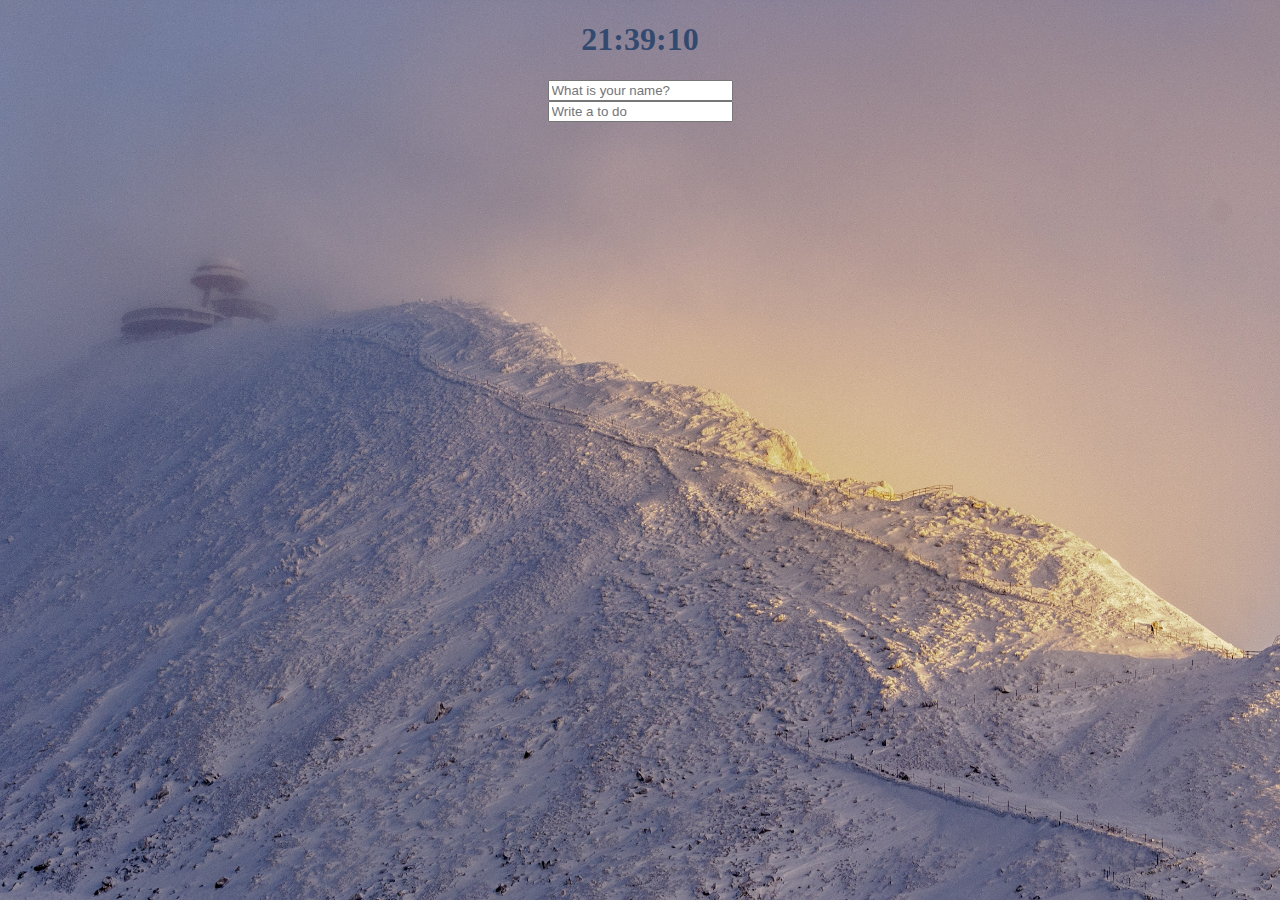
<file: 모멘텀 앱 클론코딩_자바스크립트/index.html>
<!DOCTYPE html>
<html lang="en">
<center>
<head>
    <meta charset="UTF-8">
    <meta name="viewport" content="width=device-width, initial-scale=1.0">
    <title>Duck Clone Coding_Project 1</title>
    <link rel="stylesheet"
    href="index.css" />
</head>

<body>
    <div class="js-clock">
        <h1>00:00</h1>
    </div>
    <form class="js-form form">
        <input type="text" placeholder="What is your name?" />
    </form>
    <h4 class="js-greetings greetings"></h4>
    <form class="js-toDoForm">
        <input type="text" placeholder="Write a to do" />
    </form>
    <ul class="js-toDoList">
    </ul> 
    <spanc class="js-weather"></spanc>
    <script src="clock.js"></script>
    <script src="gretting.js"></script>
    <script src="todo.js"></script>
    <script src="bg.js"></script>
    <script src="weather.js"></script>
</body>
</html>
</center>
</file>
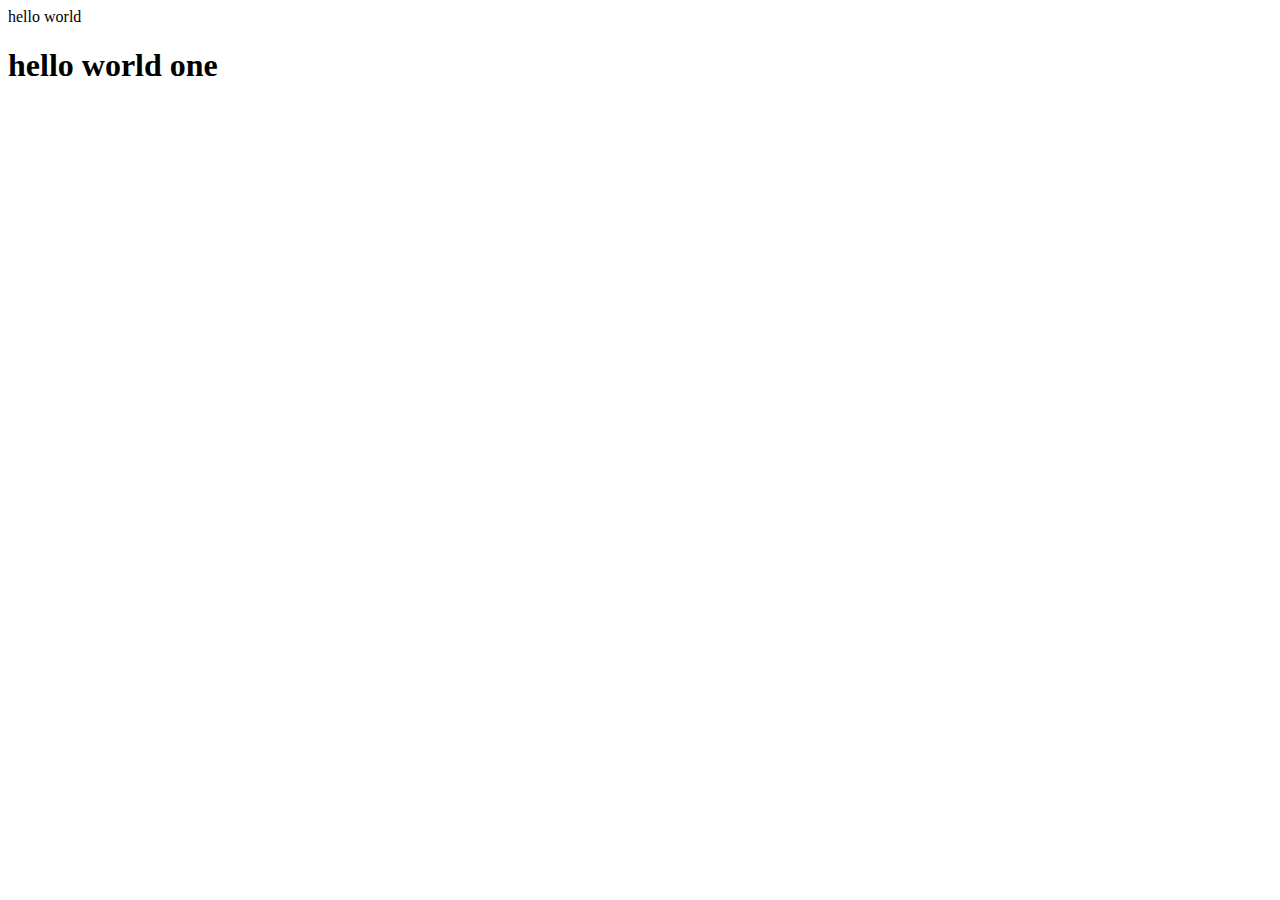
<file: test.html>
<!DOCTYPE html>
<html lang="en">
<head>
    <meta charset="UTF-8">
    <meta name="viewport" content="width=device-width, initial-scale=1.0">
    <title>Document</title>
</head>
<body>
    hello world
    <h1>hello world one</h1>
    
</body>
</html>
</file>
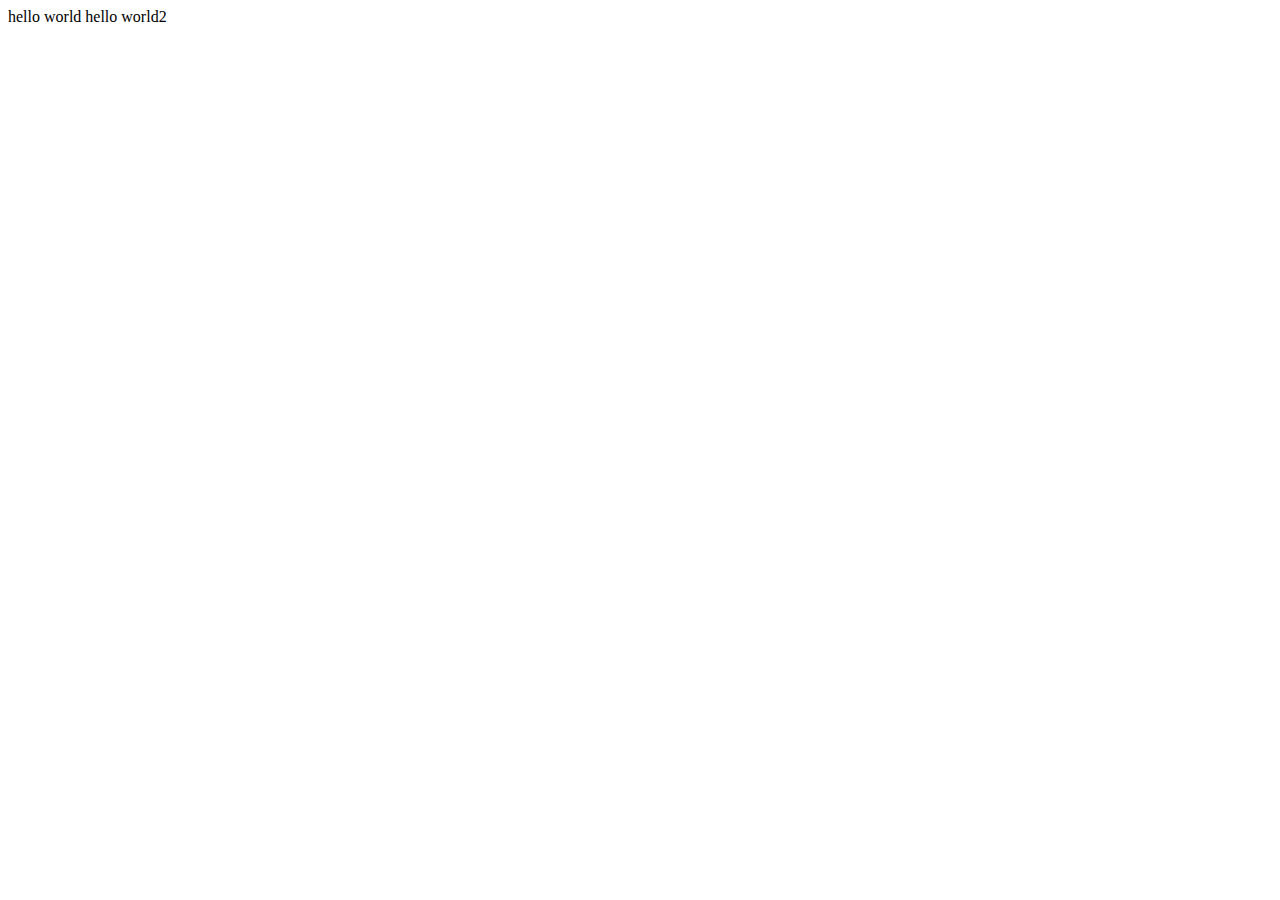
<file: TEXT.HTML>
<!DOCTYPE html>
<html lang="en">
<head>
    <meta charset="UTF-8">
    <meta name="viewport" content="width=device-width, initial-scale=1.0">
    <title>Document</title>
</head>
<body>
    hello world
    hello world2
</body>
</html>
</file>
<file: 모멘텀 앱 클론코딩_자바스크립트/index.css>
body {
    background-color: #ecf0f1;
}
.btn {
    cursor: pointer;
}

body{
    color : #34496e;
}

.clicked {
    color : #7f8c8d

}

.form,
.greetings{
    display: none;
}
.showing{
    display: block;
}

.bgImage {
    position: absolute;
    top: 0;
    left: 0;
    width: 100%;
    height: 100%;
    z-index: -1;
}
</file>
